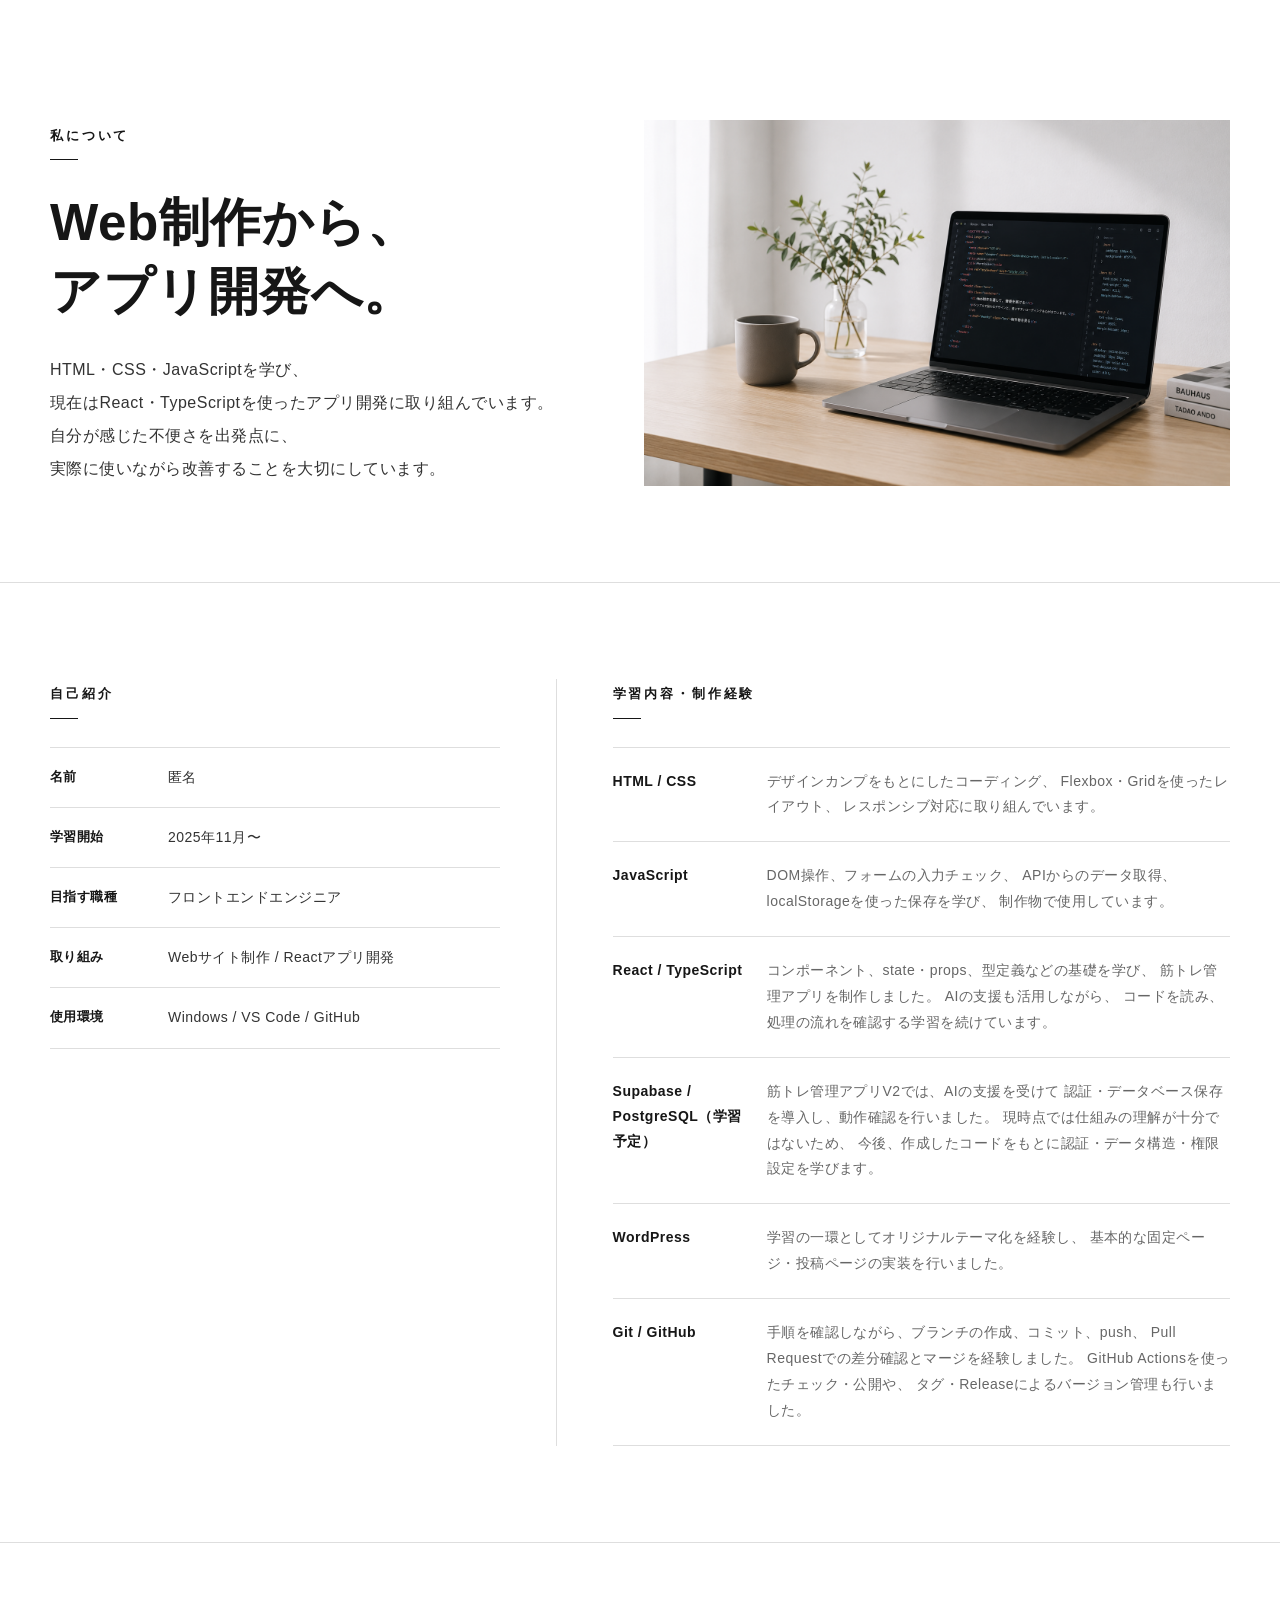
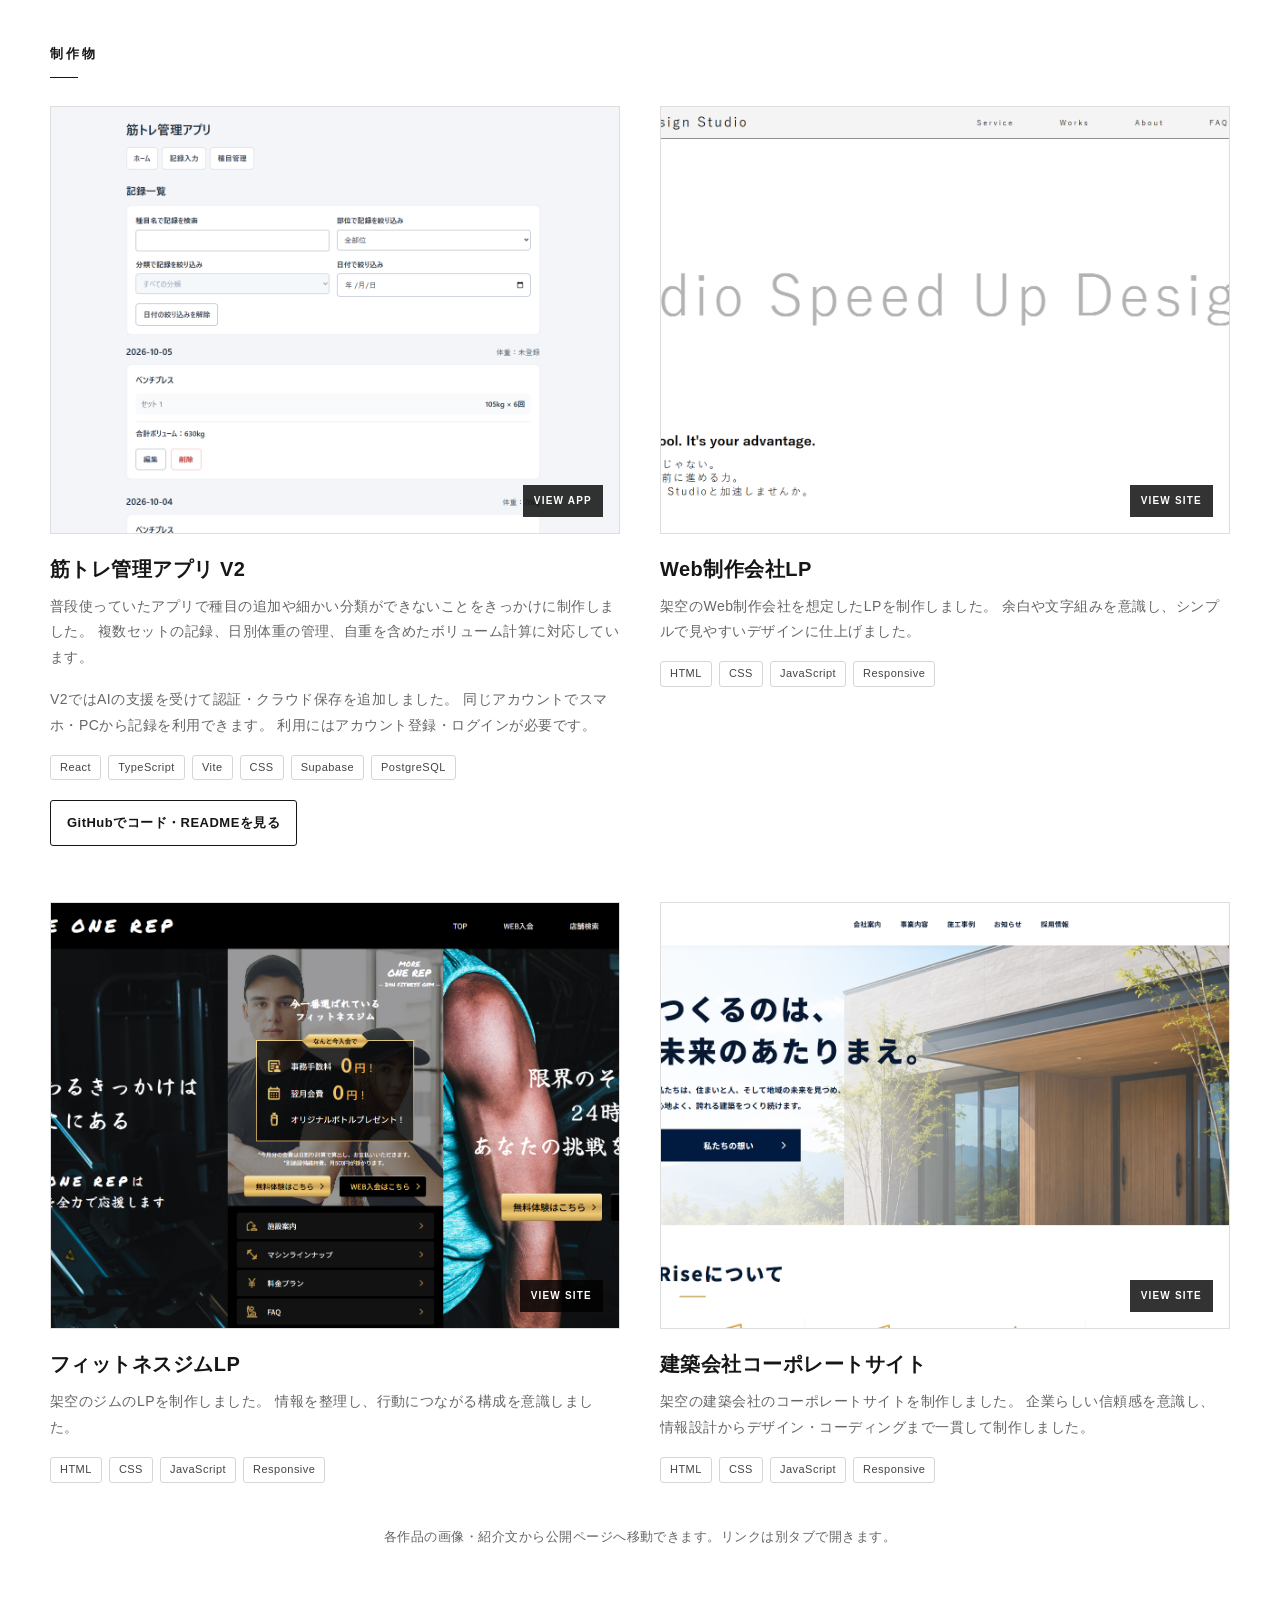
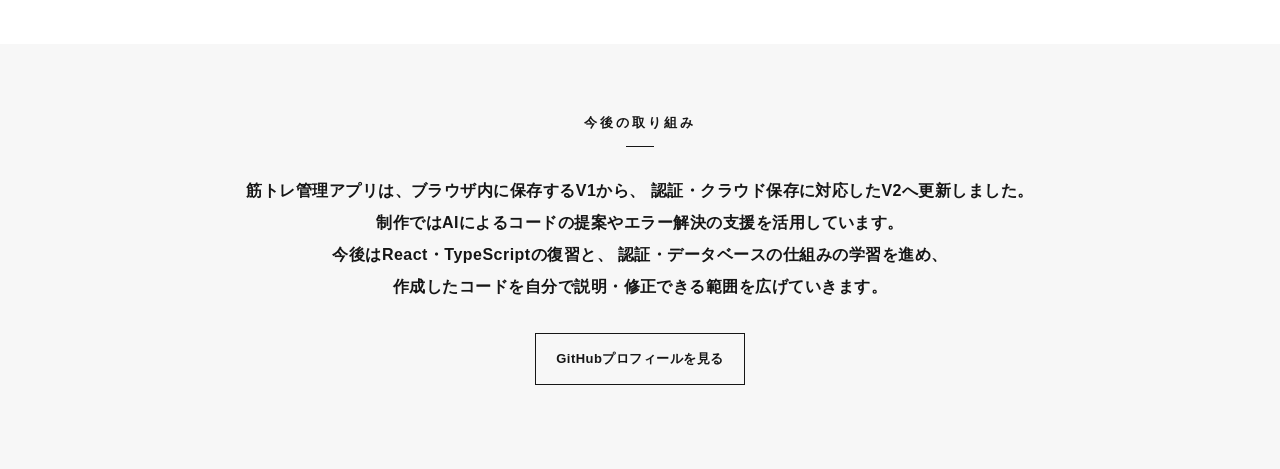
<file: index.html>
<!DOCTYPE html>
<html lang="ja">

<head>
    <meta charset="utf-8">
    <meta name="viewport" content="width=device-width, initial-scale=1.0">
    <meta name="description"
          content="WebサイトとReact・TypeScriptを使ったアプリの制作ポートフォリオです。制作物、使用技術、学習内容を紹介しています。">
    <title>Portfolio | Web制作・フロントエンド開発</title>
    <link rel="stylesheet" href="style.css">
</head>

<body>
    <main class="portfolio">

        <!-- ABOUT -->
        <section class="about section">
            <div class="container">
                <div class="about__grid">
                    <div class="about__content">
                        <p class="section-label">私について</p>
                        <h1 class="about__title">
                            Web制作から、<br>
                            アプリ開発へ。
                        </h1>

                        <p class="about__text">
                            HTML・CSS・JavaScriptを学び、<br>
                            現在はReact・TypeScriptを使ったアプリ開発に取り組んでいます。<br>
                            自分が感じた不便さを出発点に、<br class="pc-only">
                            実際に使いながら改善することを大切にしています。
                        </p>
                    </div>

                    <div class="about__visual">
                        <img src="image/img01.png"
                             alt="デスクに置かれたノートパソコン">
                    </div>
                </div>
            </div>
        </section>

        <!-- PROFILE / SKILLS -->
        <section class="details section">
            <div class="container">
                <div class="details__grid">

                    <div class="details__column">
                        <h2 class="section-label">自己紹介</h2>

                        <dl class="profile-list">
                            <div class="profile-list__row">
                                <dt>名前</dt>
                                <dd>匿名</dd>
                            </div>

                            <div class="profile-list__row">
                                <dt>学習開始</dt>
                                <dd>2025年11月〜</dd>
                            </div>

                            <div class="profile-list__row">
                                <dt>目指す職種</dt>
                                <dd>フロントエンドエンジニア</dd>
                            </div>

                            <div class="profile-list__row">
                                <dt>取り組み</dt>
                                <dd>Webサイト制作 / Reactアプリ開発</dd>
                            </div>

                            <div class="profile-list__row">
                                <dt>使用環境</dt>
                                <dd>Windows / VS Code / GitHub</dd>
                            </div>
                        </dl>
                    </div>

                    <div class="details__column">
                        <h2 class="section-label">学習内容・制作経験</h2>

                        <div class="skill-list">
                            <div class="skill-item">
                                <h3 class="skill-item__title">HTML / CSS</h3>
                                <p class="skill-item__text">
                                    デザインカンプをもとにしたコーディング、
                                    Flexbox・Gridを使ったレイアウト、
                                    レスポンシブ対応に取り組んでいます。
                                </p>
                            </div>

                            <div class="skill-item">
                                <h3 class="skill-item__title">JavaScript</h3>
                                <p class="skill-item__text">
                                    DOM操作、フォームの入力チェック、
                                    APIからのデータ取得、localStorageを使った保存を学び、
                                    制作物で使用しています。
                                </p>
                            </div>

                            <div class="skill-item">
                                <h3 class="skill-item__title">React / TypeScript</h3>
                                <p class="skill-item__text">
                                    コンポーネント、state・props、型定義などの基礎を学び、
                                    筋トレ管理アプリを制作しました。
                                    AIの支援も活用しながら、
                                    コードを読み、処理の流れを確認する学習を続けています。
                                </p>
                            </div>

                            <div class="skill-item">
                                <h3 class="skill-item__title">Supabase / PostgreSQL（学習予定）</h3>
                                <p class="skill-item__text">
                                    筋トレ管理アプリV2では、AIの支援を受けて
                                    認証・データベース保存を導入し、動作確認を行いました。
                                    現時点では仕組みの理解が十分ではないため、
                                    今後、作成したコードをもとに認証・データ構造・権限設定を学びます。
                                </p>
                            </div>

                            <div class="skill-item">
                                <h3 class="skill-item__title">WordPress</h3>
                                <p class="skill-item__text">
                                    学習の一環としてオリジナルテーマ化を経験し、
                                    基本的な固定ページ・投稿ページの実装を行いました。
                                </p>
                            </div>

                            <div class="skill-item">
                                <h3 class="skill-item__title">Git / GitHub</h3>
                                <p class="skill-item__text">
                                    手順を確認しながら、ブランチの作成、コミット、push、
                                    Pull Requestでの差分確認とマージを経験しました。
                                    GitHub Actionsを使ったチェック・公開や、
                                    タグ・Releaseによるバージョン管理も行いました。
                                </p>
                            </div>
                        </div>
                    </div>

                </div>
            </div>
        </section>

        <!-- WORKS -->
        <section class="works section">
            <div class="container">
                <h2 class="section-label">制作物</h2>

                <div class="works__grid">

                    <!-- 筋トレ管理アプリ -->
                    <article class="work-card">
                        <a class="work-card__link"
                           href="https://mikiya-web.github.io/workout-app/"
                           target="_blank"
                           rel="noopener noreferrer">
                            <div class="work-card__image-wrap">
                                <img class="work-card__image"
                                     src="image/img05.png"
                                     alt="筋トレ管理アプリの記録一覧画面"
                                     loading="lazy">
                                <span class="work-card__view">VIEW APP</span>
                            </div>

                            <div class="work-card__body">
                                <h3 class="work-card__title">筋トレ管理アプリ V2</h3>
                                <p class="work-card__text">
                                    普段使っていたアプリで種目の追加や細かい分類ができないことをきっかけに制作しました。
                                    複数セットの記録、日別体重の管理、自重を含めたボリューム計算に対応しています。
                                </p>
                                <p class="work-card__text">
                                    V2ではAIの支援を受けて認証・クラウド保存を追加しました。
                                    同じアカウントでスマホ・PCから記録を利用できます。
                                    利用にはアカウント登録・ログインが必要です。
                                </p>
                                <ul class="work-card__tags">
                                    <li>React</li>
                                    <li>TypeScript</li>
                                    <li>Vite</li>
                                    <li>CSS</li>
                                    <li>Supabase</li>
                                    <li>PostgreSQL</li>
                                </ul>
                            </div>
                        </a>

                        <p class="work-card__source">
                            <a href="https://github.com/mikiya-web/workout-app"
                               target="_blank"
                               rel="noopener noreferrer">
                                GitHubでコード・READMEを見る
                            </a>
                        </p>
                    </article>

                    <!-- Web制作会社LP -->
                    <article class="work-card">
                        <a class="work-card__link"
                           href="https://mikiya-web.github.io/portfolio-corporate-lp/"
                           target="_blank"
                           rel="noopener noreferrer">
                            <div class="work-card__image-wrap">
                                <img class="work-card__image"
                                     src="image/img02.png"
                                     alt="VISION TO STRUCTUREのWebサイト"
                                     loading="lazy">
                                <span class="work-card__view">VIEW SITE</span>
                            </div>

                            <div class="work-card__body">
                                <h3 class="work-card__title">Web制作会社LP</h3>
                                <p class="work-card__text">
                                    架空のWeb制作会社を想定したLPを制作しました。
                                    余白や文字組みを意識し、シンプルで見やすいデザインに仕上げました。
                                </p>
                                <ul class="work-card__tags">
                                    <li>HTML</li>
                                    <li>CSS</li>
                                    <li>JavaScript</li>
                                    <li>Responsive</li>
                                </ul>
                            </div>
                        </a>
                    </article>

                    <!-- フィットネスジムLP -->
                    <article class="work-card">
                        <a class="work-card__link"
                           href="https://mikiya-web.github.io/MORE-ONE-REP/"
                           target="_blank"
                           rel="noopener noreferrer">
                            <div class="work-card__image-wrap">
                                <img class="work-card__image"
                                     src="image/img03.png"
                                     alt="フィットネスジムのランディングページ"
                                     loading="lazy">
                                <span class="work-card__view">VIEW SITE</span>
                            </div>

                            <div class="work-card__body">
                                <h3 class="work-card__title">フィットネスジムLP</h3>
                                <p class="work-card__text">
                                    架空のジムのLPを制作しました。
                                    情報を整理し、行動につながる構成を意識しました。
                                </p>
                                <ul class="work-card__tags">
                                    <li>HTML</li>
                                    <li>CSS</li>
                                    <li>JavaScript</li>
                                    <li>Responsive</li>
                                </ul>
                            </div>
                        </a>
                    </article>

                    <!-- 建築会社コーポレートサイト -->
                    <article class="work-card">
                        <a class="work-card__link"
                           href="https://mikiya-web.github.io/portfolio-corporate/"
                           target="_blank"
                           rel="noopener noreferrer">
                            <div class="work-card__image-wrap">
                                <img class="work-card__image"
                                     src="image/img04.png"
                                     alt="建築会社のコーポレートサイト"
                                     loading="lazy">
                                <span class="work-card__view">VIEW SITE</span>
                            </div>

                            <div class="work-card__body">
                                <h3 class="work-card__title">建築会社コーポレートサイト</h3>
                                <p class="work-card__text">
                                    架空の建築会社のコーポレートサイトを制作しました。
                                    企業らしい信頼感を意識し、
                                    情報設計からデザイン・コーディングまで一貫して制作しました。
                                </p>
                                <ul class="work-card__tags">
                                    <li>HTML</li>
                                    <li>CSS</li>
                                    <li>JavaScript</li>
                                    <li>Responsive</li>
                                </ul>
                            </div>
                        </a>
                    </article>

                </div>

                <p class="works__note">
                    各作品の画像・紹介文から公開ページへ移動できます。リンクは別タブで開きます。
                </p>
            </div>
        </section>

        <!-- MESSAGE -->
        <section class="message">
            <div class="container">
                <h2 class="section-label">今後の取り組み</h2>
                <p class="message__text">
                    筋トレ管理アプリは、ブラウザ内に保存するV1から、
                    認証・クラウド保存に対応したV2へ更新しました。<br>
                    制作ではAIによるコードの提案やエラー解決の支援を活用しています。<br>
                    今後はReact・TypeScriptの復習と、
                    認証・データベースの仕組みの学習を進め、<br class="pc-only">
                    作成したコードを自分で説明・修正できる範囲を広げていきます。
                </p>

                <div class="message__links">
                    <a href="https://github.com/mikiya-web"
                       target="_blank"
                       rel="noopener noreferrer">
                        GitHubプロフィールを見る
                    </a>
                </div>
            </div>
        </section>

    </main>
</body>

</html>
</file>
<file: style.css>
@charset "UTF-8";

/* ==============================
   Base
============================== */
:root {
  --color-text: #161616;
  --color-sub: #666;
  --color-line: #dedede;
  --color-bg: #ffffff;
  --color-soft-bg: #f7f7f7;
  --max-width: 1180px;
}

*,
*::before,
*::after {
  box-sizing: border-box;
}

html {
  scroll-behavior: smooth;
}

body {
  margin: 0;
  color: var(--color-text);
  background: var(--color-bg);
  font-family:
    "Helvetica Neue",
    Arial,
    "Hiragino Kaku Gothic ProN",
    "Hiragino Sans",
    Meiryo,
    sans-serif;
  line-height: 1.8;
  letter-spacing: 0.03em;
  overflow-wrap: anywhere;
}

img {
  display: block;
  width: 100%;
  height: auto;
}

a {
  color: inherit;
  text-decoration: none;
}

a:focus-visible {
  outline: 3px solid #2563eb;
  outline-offset: 5px;
}

ul,
ol,
dl,
dd,
p,
h1,
h2,
h3 {
  margin: 0;
}

ul,
ol {
  padding: 0;
  list-style: none;
}

.container {
  width: min(calc(100% - 48px), var(--max-width));
  margin-inline: auto;
}

.section {
  padding: 96px 0;
}

.section-label {
  display: inline-block;
  margin-bottom: 28px;
  font-size: 13px;
  font-weight: 700;
  letter-spacing: 0.22em;
}

.section-label::after {
  display: block;
  width: 28px;
  height: 1px;
  margin-top: 12px;
  background: var(--color-text);
  content: "";
}

.pc-only {
  display: block;
}

/* ==============================
   About
============================== */
.about {
  padding-top: 120px;
}

.about__grid {
  display: grid;
  grid-template-columns: minmax(0, 0.95fr) minmax(0, 1.05fr);
  gap: 64px;
  align-items: center;
}

.about__title {
  margin-bottom: 28px;
  font-size: clamp(34px, 4vw, 56px);
  line-height: 1.35;
  letter-spacing: 0.01em;
}

.about__text {
  color: #333;
  font-size: 16px;
  line-height: 2.05;
}

.about__visual {
  aspect-ratio: 16 / 10;
  overflow: hidden;
  background: var(--color-soft-bg);
}

.about__visual img {
  height: 100%;
  object-fit: cover;
}

/* ==============================
   Details
============================== */
.details {
  border-top: 1px solid var(--color-line);
}

.details__grid {
  display: grid;
  grid-template-columns: minmax(0, 0.8fr) minmax(0, 1.2fr);
  gap: 56px;
}

.details__column {
  min-width: 0;
}

.details__column + .details__column {
  padding-left: 56px;
  border-left: 1px solid var(--color-line);
}

.profile-list__row {
  display: grid;
  grid-template-columns: 100px minmax(0, 1fr);
  gap: 18px;
  padding: 17px 0;
  border-bottom: 1px solid var(--color-line);
}

.profile-list__row:first-child {
  border-top: 1px solid var(--color-line);
}

.profile-list dt {
  font-size: 13px;
  font-weight: 700;
}

.profile-list dd {
  color: #333;
  font-size: 14px;
}

.skill-list {
  border-top: 1px solid var(--color-line);
}

.skill-item {
  display: grid;
  grid-template-columns: 130px minmax(0, 1fr);
  gap: 24px;
  padding: 21px 0;
  border-bottom: 1px solid var(--color-line);
}

.skill-item__title {
  font-size: 14px;
}

.skill-item__text {
  color: var(--color-sub);
  font-size: 14px;
  line-height: 1.85;
}

/* ==============================
   Works
============================== */
.works {
  border-top: 1px solid var(--color-line);
}

.works__grid {
  display: grid;
  grid-template-columns: repeat(2, minmax(0, 1fr));
  column-gap: 40px;
  row-gap: 56px;
  align-items: start;
}

.work-card {
  min-width: 0;
}

.work-card__link {
  display: block;
}

.work-card__image-wrap {
  position: relative;
  aspect-ratio: 4 / 3;
  overflow: hidden;
  border: 1px solid var(--color-line);
  background: var(--color-soft-bg);
}

.work-card__image {
  height: 100%;
  object-fit: cover;
  object-position: top;
  transition: transform 0.45s ease;
}

.work-card__view {
  position: absolute;
  right: 16px;
  bottom: 16px;
  padding: 7px 11px;
  color: #fff;
  background: rgba(0, 0, 0, 0.8);
  font-size: 10px;
  font-weight: 700;
  letter-spacing: 0.12em;
}

.work-card__link:hover .work-card__image,
.work-card__link:focus-visible .work-card__image {
  transform: scale(1.035);
}

.work-card__body {
  padding-top: 20px;
}

.work-card__title {
  margin-bottom: 10px;
  font-size: 20px;
  line-height: 1.5;
}

.work-card__text {
  margin-bottom: 16px;
  color: var(--color-sub);
  font-size: 14px;
  line-height: 1.85;
}

.work-card__tags {
  display: flex;
  flex-wrap: wrap;
  gap: 7px;
}

.work-card__tags li {
  padding: 4px 9px;
  border: 1px solid #d6d6d6;
  border-radius: 3px;
  color: #444;
  font-size: 11px;
  line-height: 1.4;
}

.work-card__source {
  margin-top: 20px;
}

.work-card__source a {
  display: inline-flex;
  align-items: center;
  justify-content: center;
  min-height: 44px;
  padding: 10px 16px;
  border: 1px solid var(--color-text);
  border-radius: 3px;
  font-size: 13px;
  font-weight: 700;
  text-align: center;
  transition:
    color 0.25s ease,
    background-color 0.25s ease;
}

.work-card__source a:hover {
  color: #fff;
  background-color: var(--color-text);
}

.works__note {
  margin-top: 42px;
  color: var(--color-sub);
  font-size: 13px;
  text-align: center;
}

/* ==============================
   Message
============================== */
.message {
  padding: 64px 0 84px;
  background: var(--color-soft-bg);
  text-align: center;
}

.message .section-label::after {
  margin-inline: auto;
}

.message__text {
  font-size: 16px;
  font-weight: 600;
  line-height: 2;
}

.message__links {
  display: flex;
  flex-wrap: wrap;
  justify-content: center;
  gap: 14px;
  margin-top: 30px;
}

.message__links a {
  display: inline-flex;
  align-items: center;
  justify-content: center;
  min-width: 180px;
  min-height: 44px;
  padding: 13px 20px;
  border: 1px solid var(--color-text);
  font-size: 13px;
  font-weight: 700;
  text-align: center;
  transition:
    color 0.25s ease,
    background-color 0.25s ease;
}

.message__links a:hover {
  color: #fff;
  background-color: var(--color-text);
}

/* ==============================
   Tablet
============================== */
@media (max-width: 1024px) {
  .section {
    padding: 80px 0;
  }

  .about {
    padding-top: 88px;
  }

  .about__grid {
    grid-template-columns: repeat(2, minmax(0, 1fr));
    gap: 40px;
  }

  .works__grid {
    column-gap: 28px;
    row-gap: 48px;
  }

  .details__grid {
    gap: 32px;
  }

  .details__column + .details__column {
    padding-left: 32px;
  }

  .skill-item {
    grid-template-columns: 1fr;
    gap: 8px;
  }
}

/* ==============================
   Mobile
============================== */
@media (max-width: 768px) {
  .container {
    width: min(calc(100% - 32px), var(--max-width));
  }

  .section {
    padding: 64px 0;
  }

  .section-label {
    margin-bottom: 22px;
  }

  .pc-only {
    display: none;
  }

  .about {
    padding-top: 64px;
  }

  .about__grid {
    grid-template-columns: minmax(0, 1fr);
    gap: 38px;
  }

  .about__title {
    margin-bottom: 20px;
    font-size: clamp(30px, 9vw, 42px);
  }

  .about__text {
    font-size: 14px;
    line-height: 1.95;
  }

  .about__visual {
    aspect-ratio: 4 / 3;
  }

  .details__grid {
    grid-template-columns: minmax(0, 1fr);
    gap: 56px;
  }

  .details__column + .details__column {
    padding-left: 0;
    border-left: 0;
  }

  .profile-list__row {
    grid-template-columns: 90px minmax(0, 1fr);
    gap: 16px;
  }

  .works__grid {
    grid-template-columns: minmax(0, 1fr);
    gap: 48px;
  }

  .work-card__title {
    font-size: 18px;
  }

  .work-card__source a {
    width: 100%;
  }

  .works__note {
    margin-top: 34px;
  }

  .message {
    padding: 52px 0 64px;
  }

  .message__text {
    font-size: 14px;
  }

  .message__links {
    flex-direction: column;
  }

  .message__links a {
    width: 100%;
    min-width: 0;
  }
}

/* ==============================
   Small Mobile
============================== */
@media (max-width: 375px) {
  .container {
    width: min(calc(100% - 24px), var(--max-width));
  }

  .profile-list__row {
    grid-template-columns: minmax(0, 1fr);
    gap: 4px;
  }
}

/* ==============================
   Reduced Motion
============================== */
@media (prefers-reduced-motion: reduce) {
  html {
    scroll-behavior: auto;
  }

  .work-card__image,
  .work-card__source a,
  .message__links a {
    transition: none;
  }

  .work-card__link:hover .work-card__image,
  .work-card__link:focus-visible .work-card__image {
    transform: none;
  }
}
</file>
